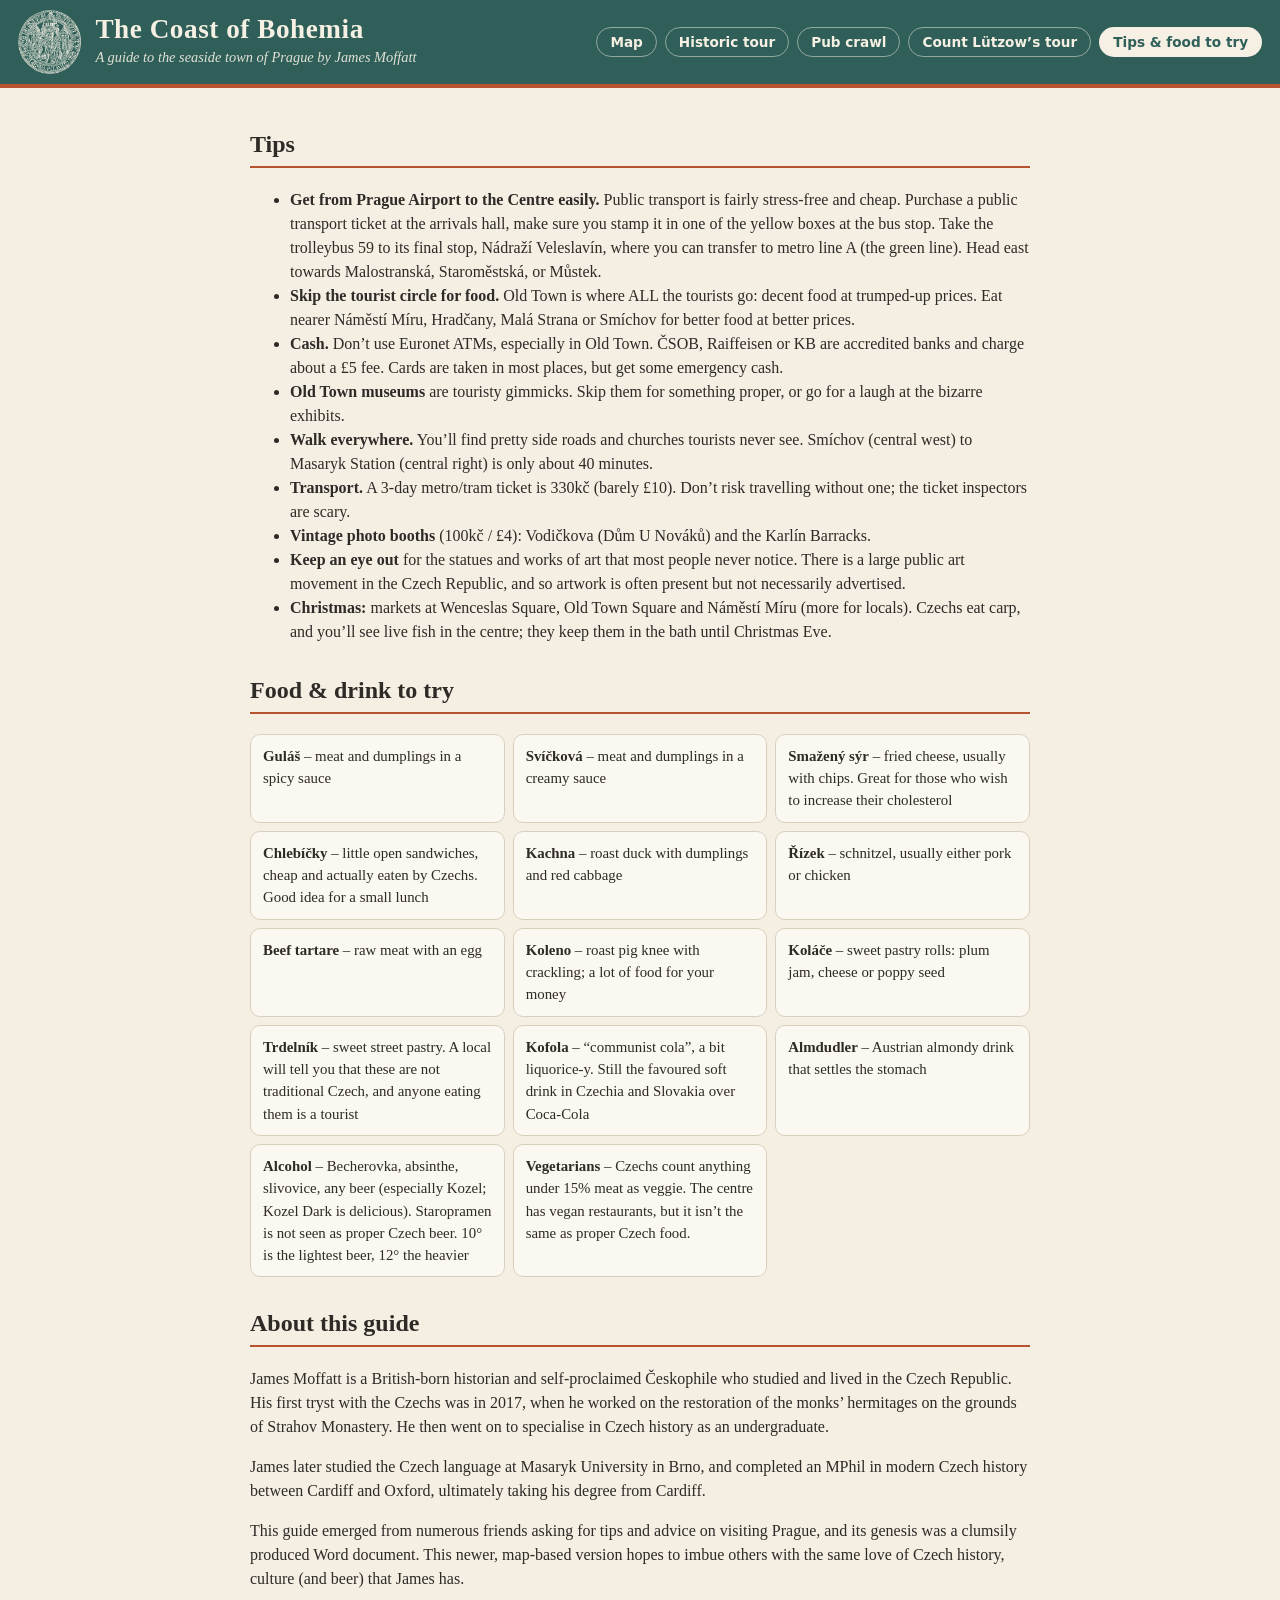
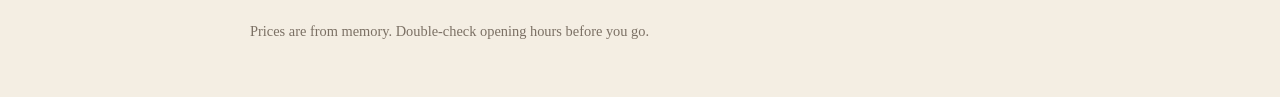
<file: tips.html>
<!doctype html>
<html lang="en"><head><meta charset="utf-8"><meta name="viewport" content="width=device-width, initial-scale=1">
<title>Tips – The Coast of Bohemia</title><link rel="stylesheet" href="style.css"></head>
<link rel="icon" type="image/png" href="favicon-32x32.png">
<body style="height:auto;min-height:100vh">
<header><div class="brand"><img src="seal.png" alt="Seal of Prague" class="seal"><div><h1>The Coast of Bohemia</h1><p>A guide to the seaside town of Prague by James Moffatt</p></div></div><nav><a href="index.html">Map</a><a href="tour-history.html">Historic tour</a><a href="tour-pubcrawl.html">Pub crawl</a><a href="tour-lutzow.html">Count Lützow’s tour</a><a class="on" href="tips.html">Tips &amp; food to try</a></nav></header>
<main class="page">
<h2>Tips</h2><ul>
<li><b> Get from Prague Airport to the Centre easily.</b> Public transport is fairly stress-free and cheap. Purchase a public transport ticket at the arrivals hall, make sure you stamp it in one of the yellow boxes at the bus stop. Take the trolleybus 59 to its final stop, Nádraží Veleslavín, where you can transfer to metro line A (the green line). Head east towards Malostranská, Staroměstská, or Můstek.</li>
<li><b>Skip the tourist circle for food.</b> Old Town is where ALL the tourists go: decent food at trumped-up prices. Eat nearer Náměstí Míru, Hradčany, Malá Strana or Smíchov for better food at better prices.</li>
<li><b>Cash.</b> Don’t use Euronet ATMs, especially in Old Town. ČSOB, Raiffeisen or KB are accredited banks and charge about a £5 fee. Cards are taken in most places, but get some emergency cash.</li>
<li><b>Old Town museums</b> are touristy gimmicks. Skip them for something proper, or go for a laugh at the bizarre exhibits.</li>
<li><b>Walk everywhere.</b> You’ll find pretty side roads and churches tourists never see. Smíchov (central west) to Masaryk Station (central right) is only about 40 minutes.</li>
<li><b>Transport.</b> A 3-day metro/tram ticket is 330kč (barely £10). Don’t risk travelling without one; the ticket inspectors are scary.</li>
<li><b>Vintage photo booths</b> (100kč / £4): Vodičkova (Dům U Nováků) and the Karlín Barracks.</li>
<li><b>Keep an eye out</b> for the statues and works of art that most people never notice. There is a large public art movement in the Czech Republic, and so artwork is often present but not necessarily advertised.</li>
<li><b>Christmas:</b> markets at Wenceslas Square, Old Town Square and Náměstí Míru (more for locals). Czechs eat carp, and you’ll see live fish in the centre; they keep them in the bath until Christmas Eve.</li>
</ul>
<h2>Food &amp; drink to try</h2><div class="grid">
<div class="box"><b>Guláš</b> – meat and dumplings in a spicy sauce</div>
<div class="box"><b>Svíčková</b> – meat and dumplings in a creamy sauce</div>
<div class="box"><b>Smažený sýr</b> – fried cheese, usually with chips. Great for those who wish to increase their cholesterol</div>
<div class="box"><b>Chlebíčky</b> – little open sandwiches, cheap and actually eaten by Czechs. Good idea for a small lunch</div>
<div class="box"><b>Kachna</b> – roast duck with dumplings and red cabbage</div>
<div class="box"><b>Řízek</b> – schnitzel, usually either pork or chicken</div>
<div class="box"><b>Beef tartare</b> – raw meat with an egg</div>
<div class="box"><b>Koleno</b> – roast pig knee with crackling; a lot of food for your money</div>
<div class="box"><b>Koláče</b> – sweet pastry rolls: plum jam, cheese or poppy seed</div>
<div class="box"><b>Trdelník</b> – sweet street pastry. A local will tell you that these are not traditional Czech, and anyone eating them is a tourist</div>
<div class="box"><b>Kofola</b> – “communist cola”, a bit liquorice-y. Still the favoured soft drink in Czechia and Slovakia over Coca-Cola</div>
<div class="box"><b>Almdudler</b> – Austrian almondy drink that settles the stomach</div>
<div class="box"><b>Alcohol</b> – Becherovka, absinthe, slivovice, any beer (especially Kozel; Kozel Dark is delicious). Staropramen is not seen as proper Czech beer. 10° is the lightest beer, 12° the heavier</div>
<div class="box"><b>Vegetarians</b> – Czechs count anything under 15% meat as veggie. The centre has vegan restaurants, but it isn’t the same as proper Czech food.</div></div>
<h2>About this guide</h2>
<p>James Moffatt is a British-born historian and self-proclaimed Českophile who studied and lived in the Czech Republic. His first tryst with the Czechs was in 2017, when he worked on the restoration of the monks’ hermitages on the grounds of Strahov Monastery. He then went on to specialise in Czech history as an undergraduate.</p>
<p>James later studied the Czech language at Masaryk University in Brno, and completed an MPhil in modern Czech history between Cardiff and Oxford, ultimately taking his degree from Cardiff.</p>
<p>This guide emerged from numerous friends asking for tips and advice on visiting Prague, and its genesis was a clumsily produced Word document. This newer, map-based version hopes to imbue others with the same love of Czech history, culture (and beer) that James has.</p>
  <p style="color:var(--mut);font-size:.9rem;margin-top:30px">Prices are from memory. Double-check opening hours before you go.</p>
</main></body></html>
</file>
<file: style.css>
:root{--bg:#f4eee3;--fg:#2e2a26;--mut:#7b7064;--card:#fbf8f1;--line:#d9cfbd;--hdr:#2f5f58;--hfg:#f6f0e4;--acc:#b4532e}
@media (prefers-color-scheme:dark){:root{--bg:#1d1b19;--fg:#eee7da;--mut:#a89d90;--card:#2a2622;--line:#3d372f;--hdr:#24493f}}
*{box-sizing:border-box}
body{margin:0;height:100vh;display:flex;flex-direction:column;background:var(--bg);color:var(--fg);font:16px/1.5 Georgia,serif}
header{display:flex;justify-content:space-between;align-items:center;gap:12px;padding:10px 18px;background:var(--hdr);color:var(--hfg);border-bottom:4px solid var(--acc);flex-wrap:wrap}
.brand{display:flex;align-items:center;gap:14px}
.seal{height:64px;width:auto;display:block}
h1{margin:0;font-size:1.7rem;letter-spacing:.02em;line-height:1.1}
header p{margin:2px 0 0;font-size:.9rem;font-style:italic;opacity:.9}
nav{display:flex;gap:8px}
nav a{font:600 .85rem system-ui,sans-serif;padding:6px 13px;border-radius:99px;border:1px solid rgba(246,240,228,.5);color:var(--hfg);text-decoration:none}
nav a.on{background:var(--hfg);color:var(--hdr)}
.chip{font:600 .85rem system-ui,sans-serif;padding:6px 13px;border-radius:99px;border:1px solid var(--line);background:var(--card);color:var(--fg);cursor:pointer;display:flex;align-items:center;gap:6px}
.chip i{width:10px;height:10px;border-radius:50%}.chip.off{opacity:.45}
#app{flex:1;display:flex;min-height:0}
#side{width:410px;max-width:45%;overflow-y:auto;padding:12px 14px;border-right:1px solid var(--line);background:var(--bg)}
#map{flex:1}
.leaflet-tile-pane{filter:sepia(.18) saturate(1.15)}
#filters{display:flex;flex-wrap:wrap;gap:6px;margin-bottom:8px}
#q{width:100%;padding:8px 12px;margin-bottom:10px;border:1px solid var(--line);border-radius:8px;background:var(--card);color:var(--fg);font:inherit}
#detail{background:var(--card);border:1px solid var(--line);border-left:5px solid var(--acc);border-radius:10px;padding:14px;margin-bottom:12px}
#detail h2{margin:2px 0 6px;font-size:1.2rem}#detail p{margin:6px 0}
.tag{font:700 .7rem system-ui,sans-serif;text-transform:uppercase;letter-spacing:.05em}
.links a{font:600 .85rem system-ui,sans-serif;color:var(--hdr);margin-right:14px}
@media (prefers-color-scheme:dark){.links a{color:#8fc7bb}}
.cost{color:var(--mut);font-size:.9rem}
.grp{font:700 .75rem system-ui,sans-serif;text-transform:uppercase;letter-spacing:.06em;color:var(--mut);margin:14px 0 4px}
.row{display:flex;gap:10px;padding:8px 6px;border-bottom:1px solid var(--line);cursor:pointer;border-radius:6px}
.row:hover,.row.on{background:var(--card)}
.row i{flex:none;width:10px;height:10px;border-radius:50%;margin-top:7px}
.row b{display:block;font-size:.98rem}.row span{color:var(--mut);font-size:.85rem;line-height:1.3;display:block}
.page{max-width:820px;margin:0 auto;padding:10px 20px 40px}
.page h2{border-bottom:2px solid var(--acc);padding-bottom:4px;margin-top:28px}
.grid{display:grid;grid-template-columns:repeat(auto-fill,minmax(250px,1fr));gap:8px}
.box{background:var(--card);border:1px solid var(--line);border-radius:10px;padding:10px 12px;font-size:.93rem}
@media (max-width:760px){#app{flex-direction:column-reverse}#side{width:100%;max-width:none;border-right:0;flex:1}#map{flex:none;height:42vh}.seal{height:48px}h1{font-size:1.3rem}}
</file>
